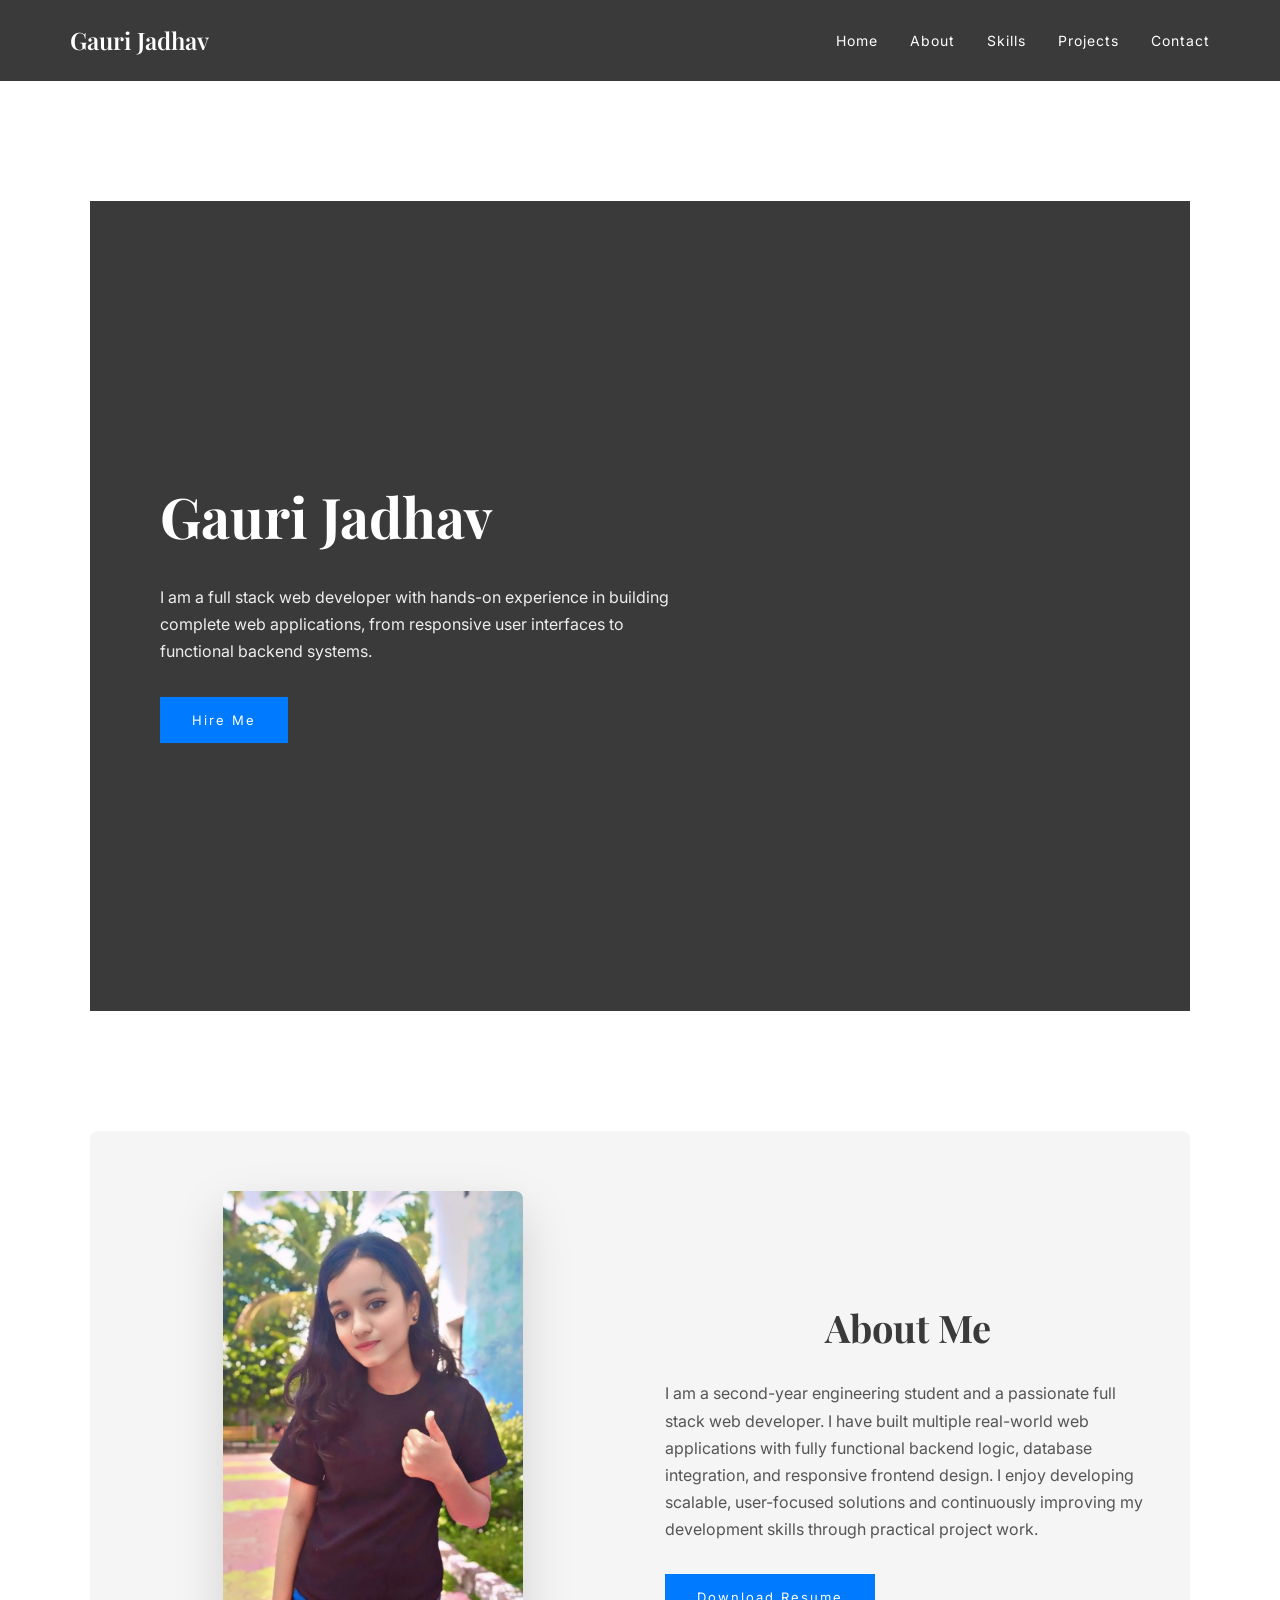
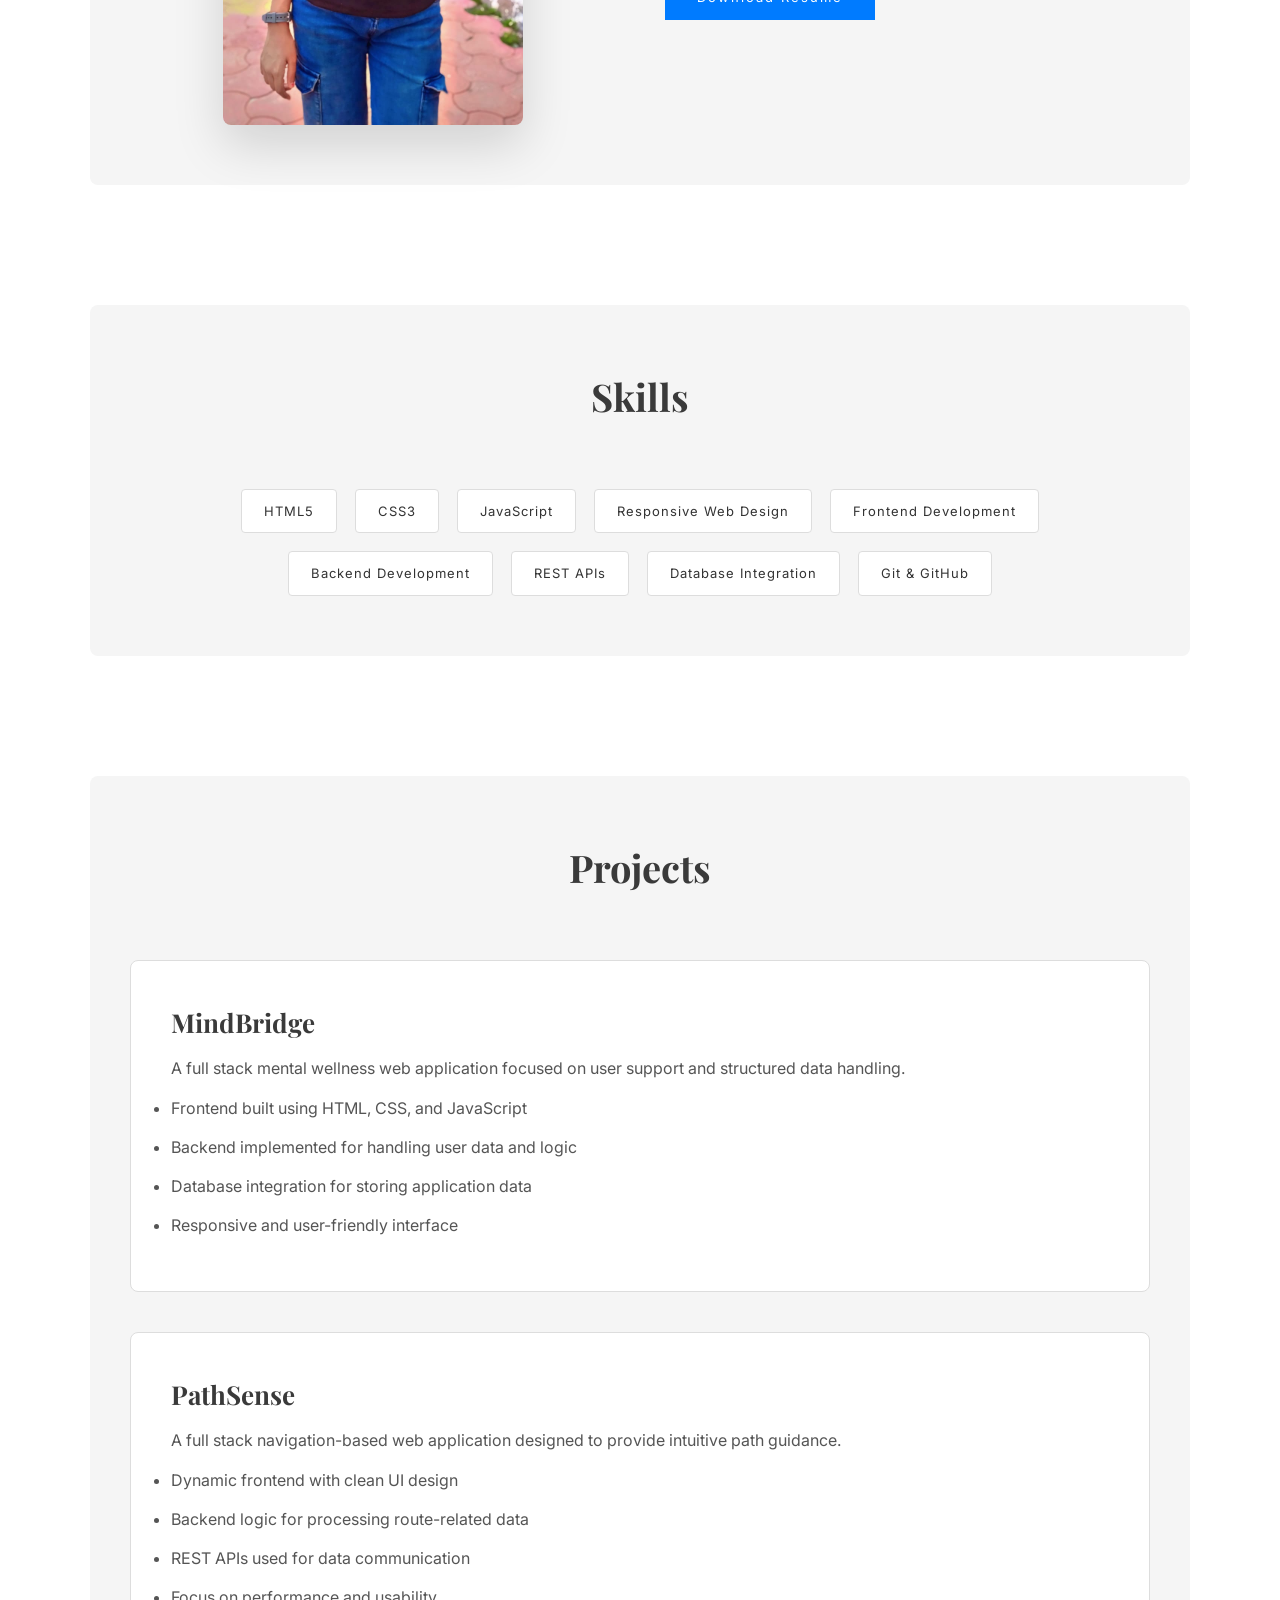
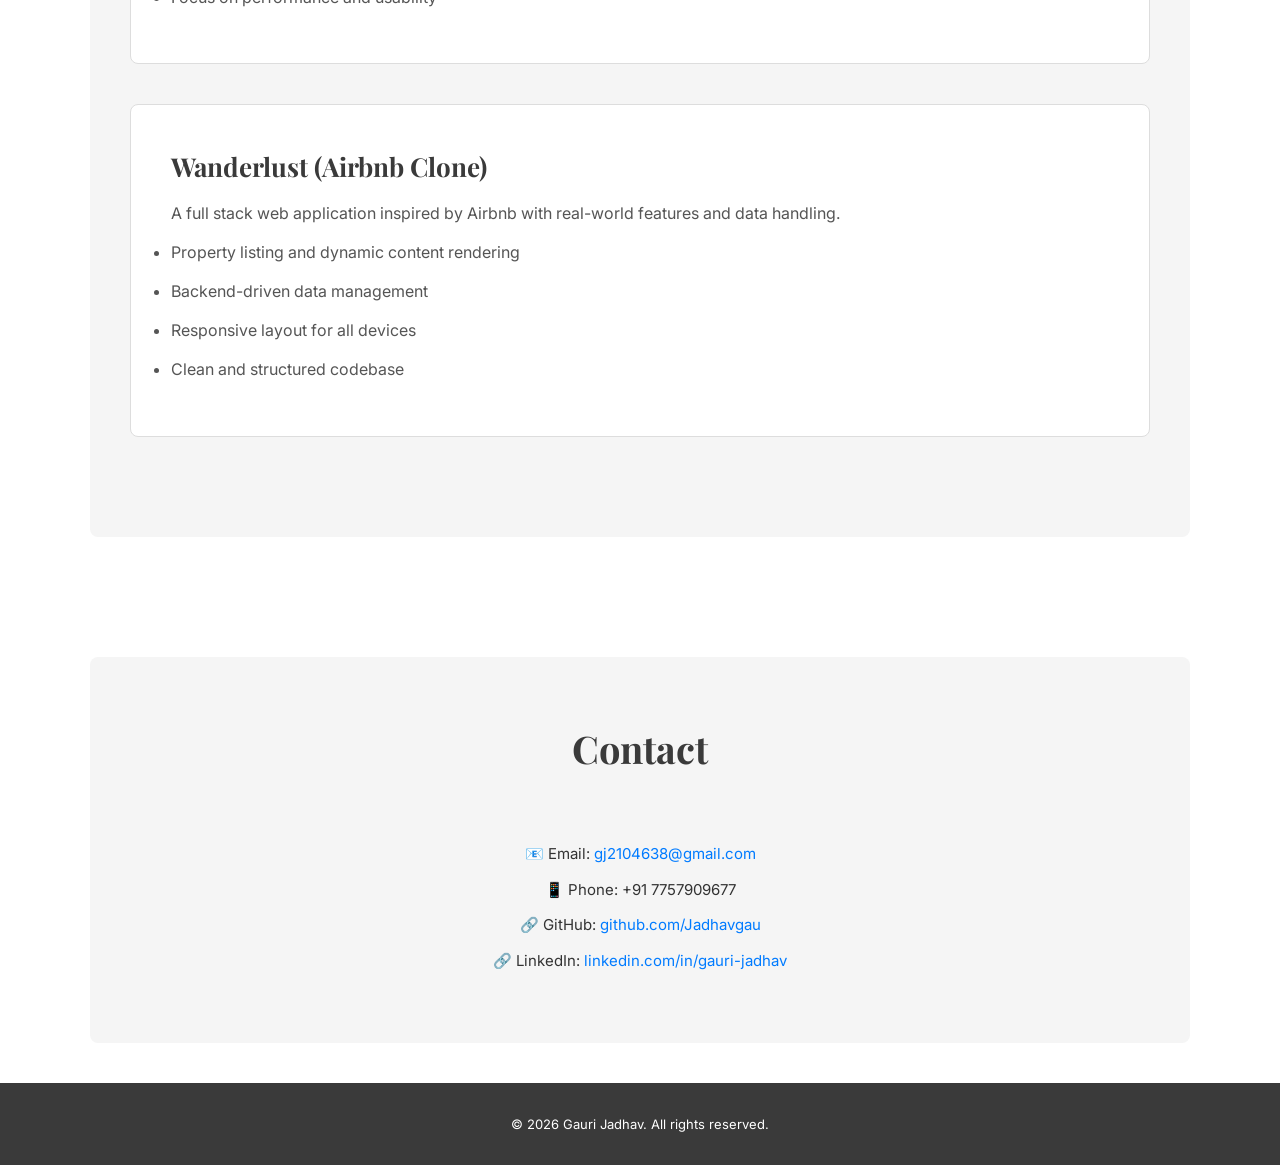
<file: Task1/index.html>
<!DOCTYPE html>
<html lang="en">
  <head>
    <meta charset="UTF-8" />
    <title>Gauri Jadhav | Portfolio</title>
    <meta name="viewport" content="width=device-width, initial-scale=1.0" />
    <link rel="stylesheet" href="style.css" />
  </head>
  <body>
    <nav class="navbar">
      <h2 class="logo">Gauri Jadhav</h2>
      <ul>
        <li><a href="#home">Home</a></li>
        <li><a href="#about">About</a></li>
        <li><a href="#skills">Skills</a></li>
        <li><a href="#projects">Projects</a></li>
        <li><a href="#contact">Contact</a></li>
      </ul>
      <div class="hamburger">
        <div></div>
        <div></div>
        <div></div>
      </div>
    </nav>

    <section class="hero" id="home">
      <div class="hero-text">
        <h1>Gauri Jadhav</h1>
        <p>
          I am a full stack web developer with hands-on experience in building
          complete web applications, from responsive user interfaces to
          functional backend systems.
        </p>
        <a href="#contact" class="btn">Hire Me</a>
      </div>
    </section>

    <section class="about" id="about">
      <div class="about-img"> 
        <img src="profile.png" alt="About Image" /> 
      </div>
      <div class="about-text">
        <h2>About Me</h2>
        <p>
          I am a second-year engineering student and a passionate full stack web
          developer. I have built multiple real-world web applications with
          fully functional backend logic, database integration, and responsive
          frontend design. I enjoy developing scalable, user-focused solutions
          and continuously improving my development skills through practical
          project work.
        </p>
        <a
          href="resume/Gauri_Jadhav_Resume.pdf"
          download
          class="btn"
          >Download Resume</a
        >
      </div>
    </section>

    <section id="skills">
      <h2>Skills</h2>
      <ul>
        <li>HTML5</li>
        <li>CSS3</li>
        <li>JavaScript</li>
        <li>Responsive Web Design</li>
        <li>Frontend Development</li>
        <li>Backend Development</li>
        <li>REST APIs</li>
        <li>Database Integration</li>
        <li>Git & GitHub</li>
      </ul>
    </section>

    <section id="projects" class="fade-up">
      <h2>Projects</h2>

      <div class="project-card">
        <h3>MindBridge</h3>
        <p>
          A full stack mental wellness web application focused on user support
          and structured data handling.
        </p>
        <ul>
          <li>Frontend built using HTML, CSS, and JavaScript</li>
          <li>Backend implemented for handling user data and logic</li>
          <li>Database integration for storing application data</li>
          <li>Responsive and user-friendly interface</li>
        </ul>
      </div>

      <div class="project-card">
        <h3>PathSense</h3>
        <p>
          A full stack navigation-based web application designed to provide
          intuitive path guidance.
        </p>
        <ul>
          <li>Dynamic frontend with clean UI design</li>
          <li>Backend logic for processing route-related data</li>
          <li>REST APIs used for data communication</li>
          <li>Focus on performance and usability</li>
        </ul>
      </div>

      <div class="project-card">
        <h3>Wanderlust (Airbnb Clone)</h3>
        <p>
          A full stack web application inspired by Airbnb with real-world
          features and data handling.
        </p>
        <ul>
          <li>Property listing and dynamic content rendering</li>
          <li>Backend-driven data management</li>
          <li>Responsive layout for all devices</li>
          <li>Clean and structured codebase</li>
        </ul>
      </div>
    </section>

    <section id="contact">
      <h2>Contact</h2>

      <p>
        📧 Email:
        <a href="mailto:gaurijadhav@example.com"> gj2104638@gmail.com </a>
      </p>

      <p>📱 Phone: +91 7757909677</p>

      <p>
        🔗 GitHub:
        <a href="https://github.com/Jadhavgau" target="_blank">
          github.com/Jadhavgau
        </a>
      </p>

      <p>
        🔗 LinkedIn:
        <a
          href="https://www.linkedin.com/in/gauri-jadhav-b66765357"
          target="_blank"
        >
          linkedin.com/in/gauri-jadhav
        </a>
      </p>
    </section>

    <footer>
      <p>© 2026 Gauri Jadhav. All rights reserved.</p>
    </footer>

    <script>
      const hamburger = document.querySelector('.hamburger');
      const navbar = document.querySelector('.navbar');

      hamburger.addEventListener('click', () => {
        navbar.classList.toggle('active');
      });
    </script>
  </body>
</html>
</file>
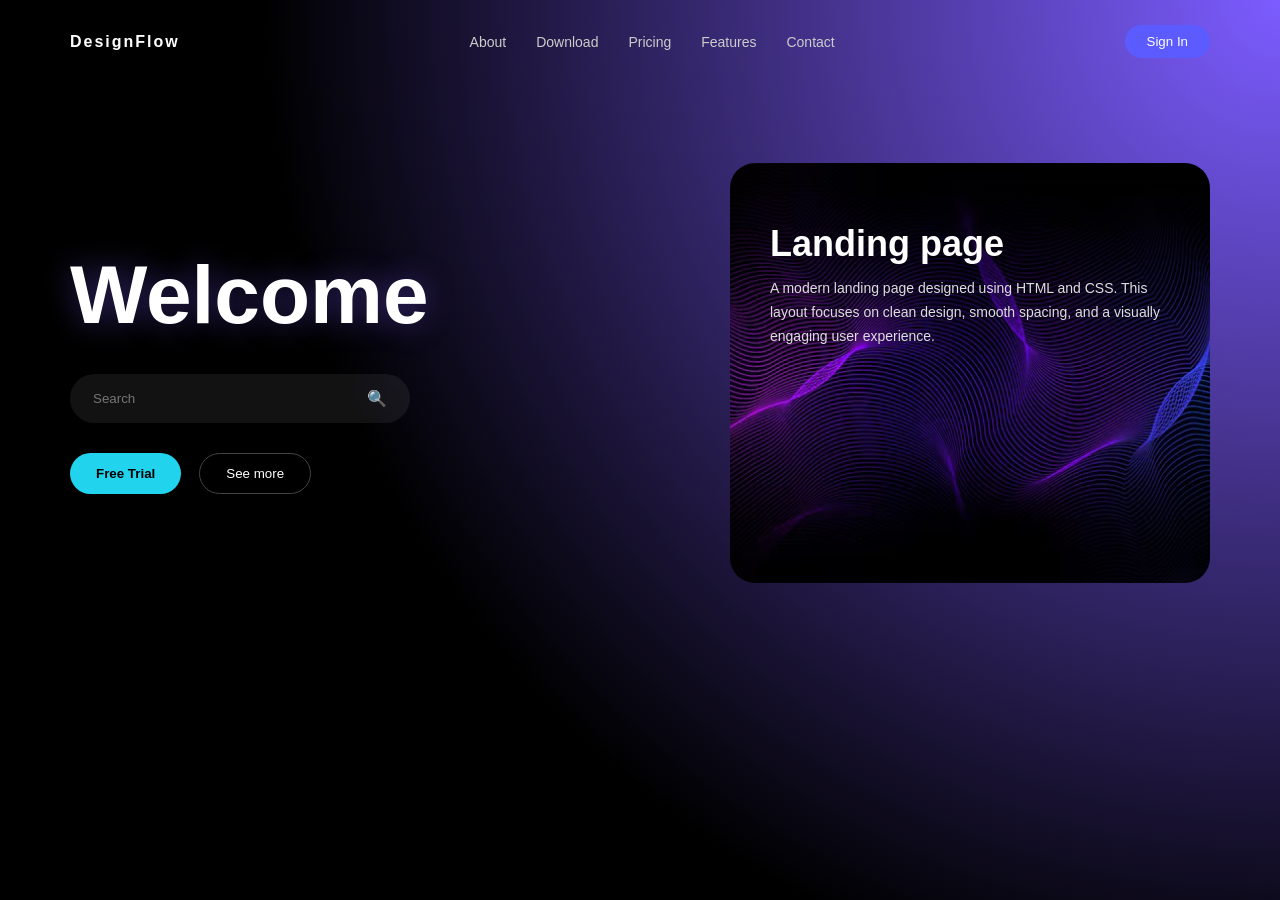
<file: Task2/index.html>
<!DOCTYPE html>
<html lang="en">
<head>
  <meta charset="UTF-8" />
  <title>Landing Page</title>
  <meta name="viewport" content="width=device-width, initial-scale=1.0" />
  <link rel="stylesheet" href="style.css" />
</head>
<body>
  <nav class="navbar">
    <div class="logo">DesignFlow</div>

    <ul class="nav-links">
      <li>About</li>
      <li>Download</li>
      <li>Pricing</li>
      <li>Features</li>
      <li>Contact</li>
    </ul>

    <button class="signin">Sign In</button>
  </nav>
  <section class="hero">
    <div class="hero-left">
      <h1>Welcome</h1>

      <div class="search-box">
        <input type="text" placeholder="Search" />
        <span>🔍</span>
      </div>

      <div class="buttons">
        <button class="primary">Free Trial</button>
        <button class="secondary">See more</button>
      </div>
    </div>

    <div class="hero-right">
      <h2>Landing page</h2>
      <p>
       A modern landing page designed using HTML and CSS.
This layout focuses on clean design, smooth spacing,
and a visually engaging user experience.
      </p>
    </div>
  </section>

</body>
</html>
</file>
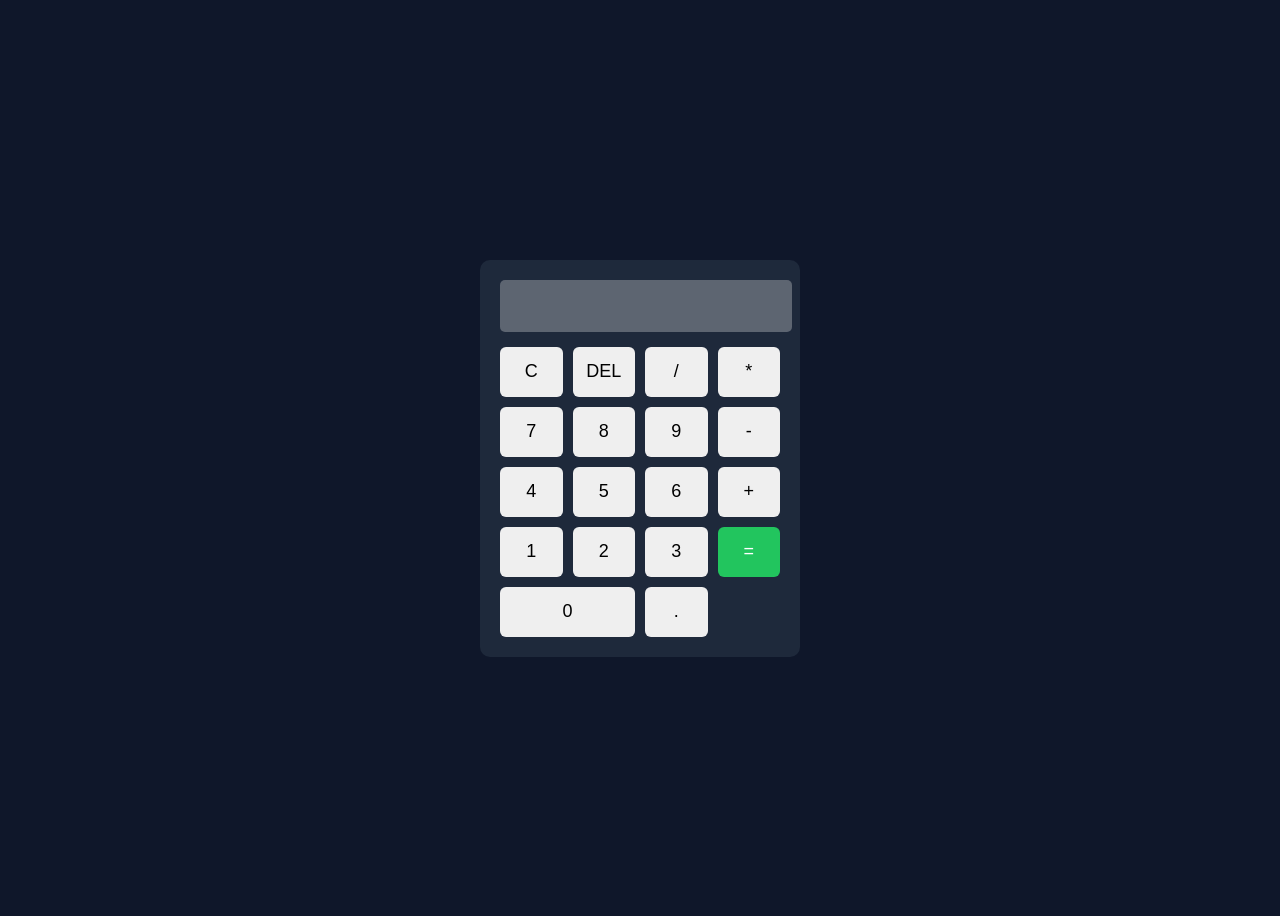
<file: Task3/index.html>
<!DOCTYPE html>
<html lang="en">
<head>
    <meta charset="UTF-8">
    <title>Basic Calculator</title>
    <link rel="stylesheet" href="style.css">
</head>
<body>

<div class="calculator">
    <input type="text" id="display" disabled>

    <div class="buttons">
        <button onclick="clearDisplay()">C</button>
        <button onclick="deleteLast()">DEL</button>
        <button onclick="appendValue('/')">/</button>
        <button onclick="appendValue('*')">*</button>

        <button onclick="appendValue('7')">7</button>
        <button onclick="appendValue('8')">8</button>
        <button onclick="appendValue('9')">9</button>
        <button onclick="appendValue('-')">-</button>

        <button onclick="appendValue('4')">4</button>
        <button onclick="appendValue('5')">5</button>
        <button onclick="appendValue('6')">6</button>
        <button onclick="appendValue('+')">+</button>

        <button onclick="appendValue('1')">1</button>
        <button onclick="appendValue('2')">2</button>
        <button onclick="appendValue('3')">3</button>
        <button class="equal" onclick="calculate()">=</button>

        <button class="zero" onclick="appendValue('0')">0</button>
        <button onclick="appendValue('.')">.</button>
    </div>
</div>

<script src="script.js"></script>
</body>
</html>
</file>
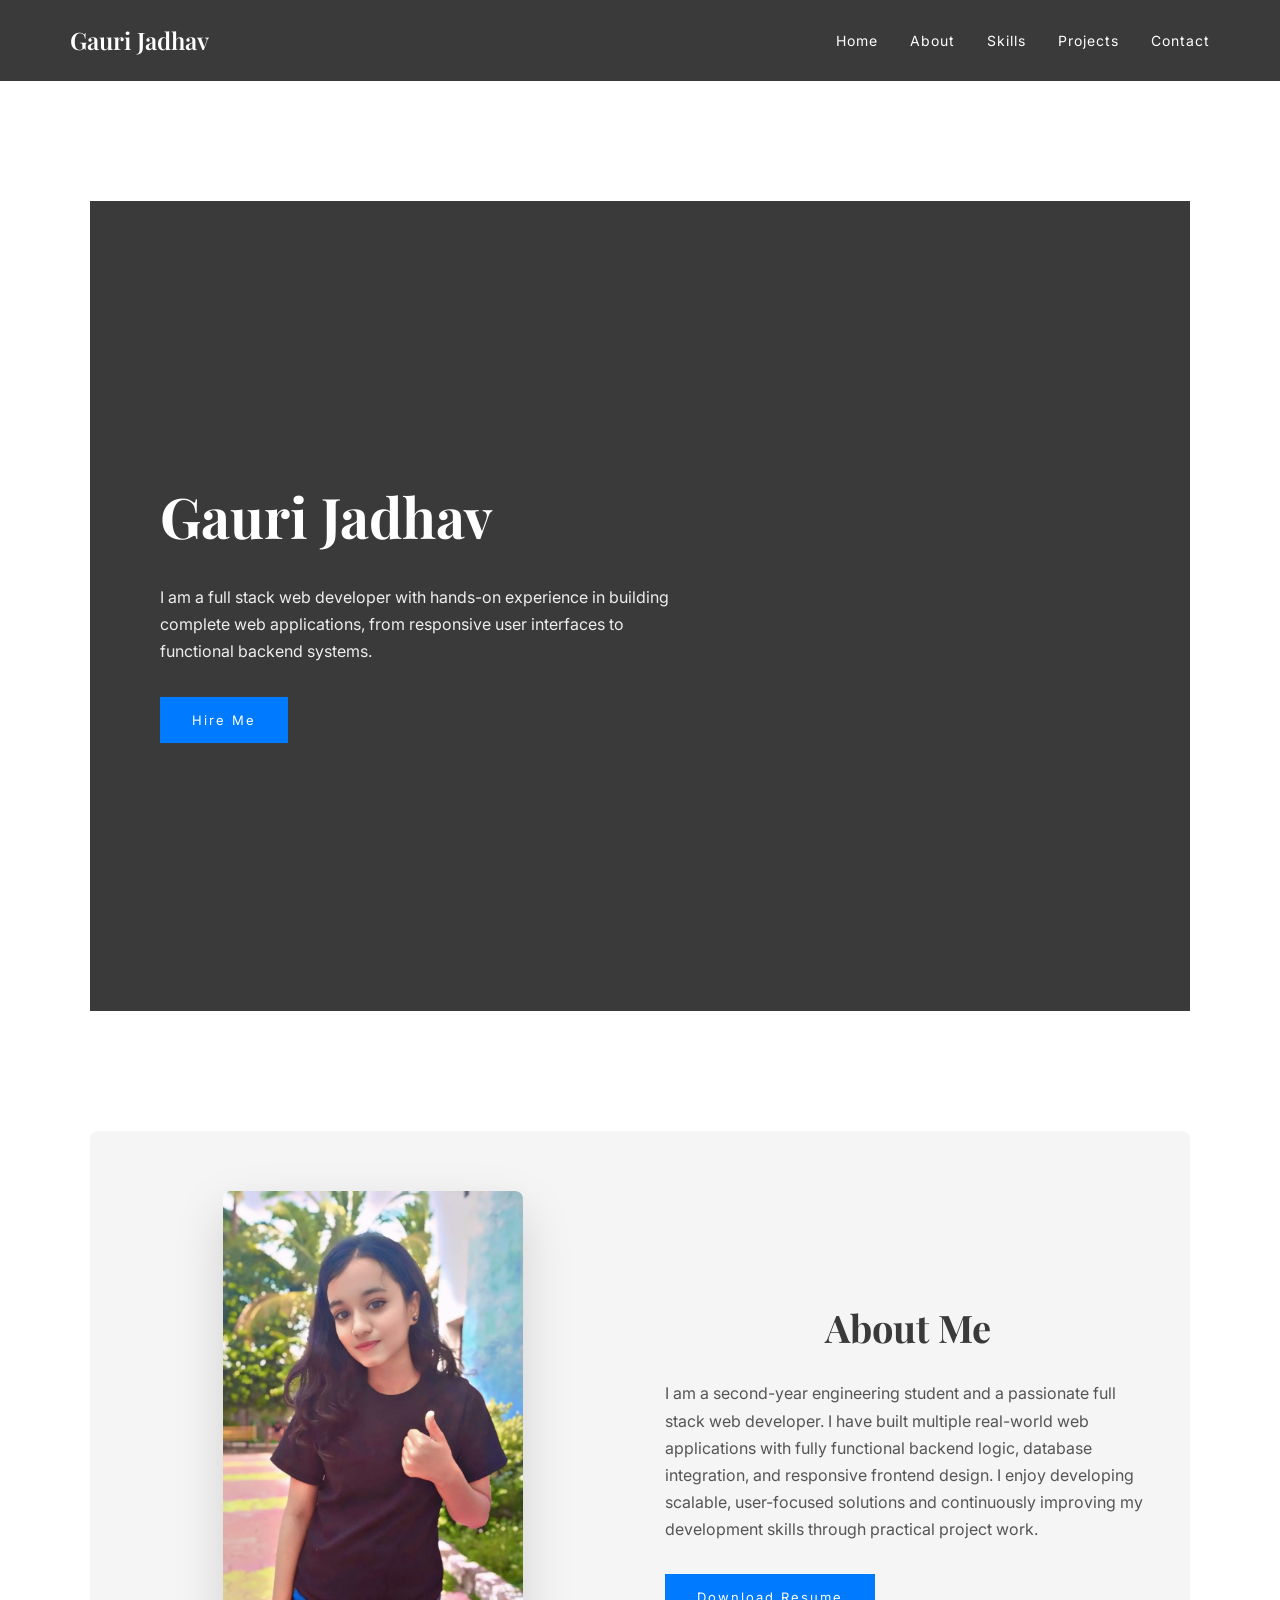
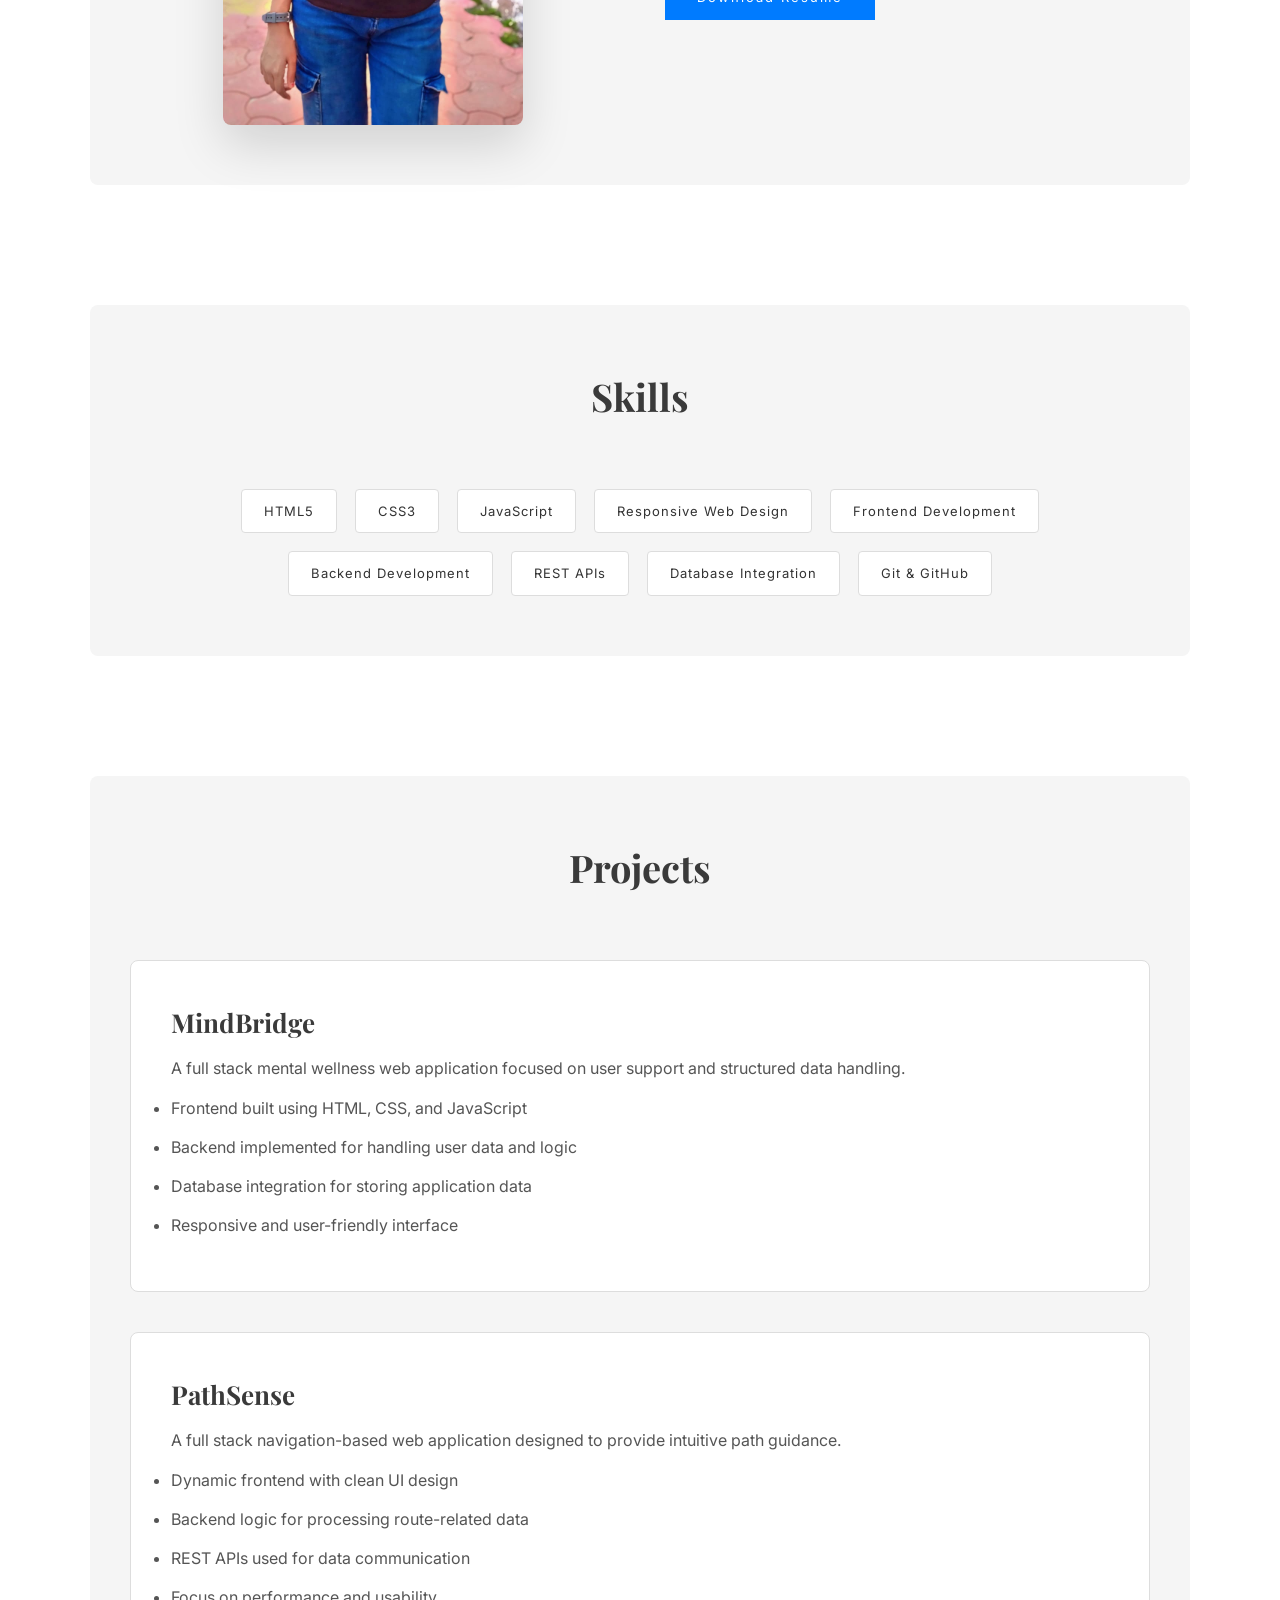
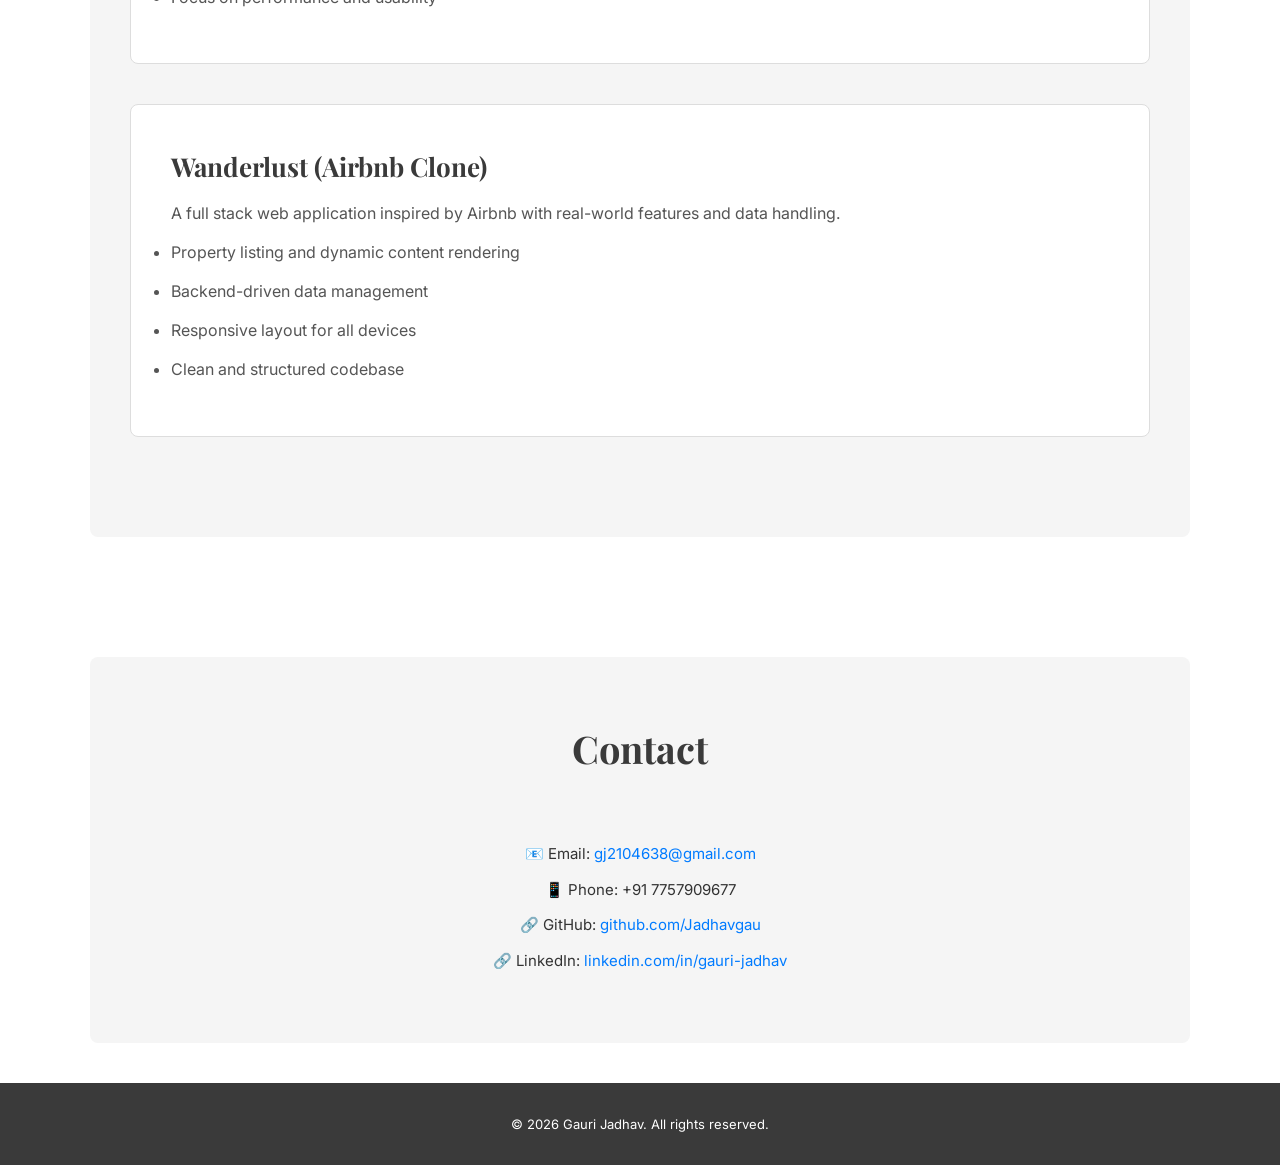
<file: Task1/Portfolio/index.html>
<!DOCTYPE html>
<html lang="en">
  <head>
    <meta charset="UTF-8" />
    <title>Gauri Jadhav | Portfolio</title>
    <meta name="viewport" content="width=device-width, initial-scale=1.0" />
    <link rel="stylesheet" href="style.css" />
  </head>
  <body>
    <nav class="navbar">
      <h2 class="logo">Gauri Jadhav</h2>
      <ul>
        <li><a href="#home">Home</a></li>
        <li><a href="#about">About</a></li>
        <li><a href="#skills">Skills</a></li>
        <li><a href="#projects">Projects</a></li>
        <li><a href="#contact">Contact</a></li>
      </ul>
      <div class="hamburger">
        <div></div>
        <div></div>
        <div></div>
      </div>
    </nav>

    <section class="hero" id="home">
      <div class="hero-text">
        <h1>Gauri Jadhav</h1>
        <p>
          I am a full stack web developer with hands-on experience in building
          complete web applications, from responsive user interfaces to
          functional backend systems.
        </p>
        <a href="#contact" class="btn">Hire Me</a>
      </div>
    </section>

    <section class="about" id="about">
      <div class="about-img"> 
        <img src="images/profile.png" alt="About Image" /> 
      </div>
      <div class="about-text">
        <h2>About Me</h2>
        <p>
          I am a second-year engineering student and a passionate full stack web
          developer. I have built multiple real-world web applications with
          fully functional backend logic, database integration, and responsive
          frontend design. I enjoy developing scalable, user-focused solutions
          and continuously improving my development skills through practical
          project work.
        </p>
        <a
          href="C:\Users\HP\Desktop\codsoft\Gauri_Jadhav_Resume fix.docx"
          download
          class="btn"
          >Download Resume</a
        >
      </div>
    </section>

    <section id="skills">
      <h2>Skills</h2>
      <ul>
        <li>HTML5</li>
        <li>CSS3</li>
        <li>JavaScript</li>
        <li>Responsive Web Design</li>
        <li>Frontend Development</li>
        <li>Backend Development</li>
        <li>REST APIs</li>
        <li>Database Integration</li>
        <li>Git & GitHub</li>
      </ul>
    </section>

    <section id="projects" class="fade-up">
      <h2>Projects</h2>

      <div class="project-card">
        <h3>MindBridge</h3>
        <p>
          A full stack mental wellness web application focused on user support
          and structured data handling.
        </p>
        <ul>
          <li>Frontend built using HTML, CSS, and JavaScript</li>
          <li>Backend implemented for handling user data and logic</li>
          <li>Database integration for storing application data</li>
          <li>Responsive and user-friendly interface</li>
        </ul>
      </div>

      <div class="project-card">
        <h3>PathSense</h3>
        <p>
          A full stack navigation-based web application designed to provide
          intuitive path guidance.
        </p>
        <ul>
          <li>Dynamic frontend with clean UI design</li>
          <li>Backend logic for processing route-related data</li>
          <li>REST APIs used for data communication</li>
          <li>Focus on performance and usability</li>
        </ul>
      </div>

      <div class="project-card">
        <h3>Wanderlust (Airbnb Clone)</h3>
        <p>
          A full stack web application inspired by Airbnb with real-world
          features and data handling.
        </p>
        <ul>
          <li>Property listing and dynamic content rendering</li>
          <li>Backend-driven data management</li>
          <li>Responsive layout for all devices</li>
          <li>Clean and structured codebase</li>
        </ul>
      </div>
    </section>

    <section id="contact">
      <h2>Contact</h2>

      <p>
        📧 Email:
        <a href="mailto:gaurijadhav@example.com"> gj2104638@gmail.com </a>
      </p>

      <p>📱 Phone: +91 7757909677</p>

      <p>
        🔗 GitHub:
        <a href="https://github.com/Jadhavgau" target="_blank">
          github.com/Jadhavgau
        </a>
      </p>

      <p>
        🔗 LinkedIn:
        <a
          href="https://www.linkedin.com/in/gauri-jadhav-b66765357"
          target="_blank"
        >
          linkedin.com/in/gauri-jadhav
        </a>
      </p>
    </section>

    <footer>
      <p>© 2026 Gauri Jadhav. All rights reserved.</p>
    </footer>

    <script>
      const hamburger = document.querySelector('.hamburger');
      const navbar = document.querySelector('.navbar');

      hamburger.addEventListener('click', () => {
        navbar.classList.toggle('active');
      });
    </script>
  </body>
</html>
</file>
<file: Task1/style.css>
@import url('https://fonts.googleapis.com/css2?family=Playfair+Display:wght@400;600;700&family=Inter:wght@300;400;500&display=swap');

* {
  margin: 0;
  padding: 0;
  box-sizing: border-box;
}

html {
  scroll-behavior: smooth;
}

body {
  font-family: 'Inter', sans-serif;
  line-height: 1.7;
  background: #fff;
  color: #333;
}

.navbar {
  position: sticky;
  top: 0;
  background: #3a3a3a; 
  padding: 20px 70px;
  display: flex;
  justify-content: space-between;
  align-items: center;
  z-index: 100;
}

.logo {
  font-family: 'Playfair Display', serif;
  font-size: 24px;
  font-weight: 600;
  color: #fff;
}

.navbar ul {
  list-style: none;
  display: flex;
  gap: 32px;
  transition: all 0.3s ease;
}

.navbar a {
  text-decoration: none;
  color: #fff;
  font-size: 14px;
  letter-spacing: 1px;
  transition: color 0.3s ease;
}

.navbar a:hover {
  color: #007bff;
}

.hamburger {
  display: none;
  flex-direction: column;
  gap: 5px;
  cursor: pointer;
}

.hamburger div {
  width: 25px;
  height: 3px;
  background: #fff;
}

.hero {
  min-height: 90vh;
  padding: 80px 70px;
  display: flex;
  align-items: center;
  justify-content: space-between;
  gap: 60px;
  background: #3a3a3a; 
  color: #fff;
}

.hero-text h1 {
  font-family: 'Playfair Display', serif;
  font-size: 56px;
  font-weight: 700;
  margin-bottom: 20px;
}

.hero-text p {
  max-width: 520px;
  font-size: 16px;
  color: #eee; 
  margin-bottom: 32px;
}

.hero-img img {
  width: 320px;
  border-radius: 4px;
  box-shadow: 0 25px 60px rgba(0,0,0,0.4);
}

.btn {
  display: inline-block;
  padding: 12px 32px;
  border: none;
  background: #007bff;
  color: #fff;
  text-decoration: none;
  font-size: 13px;
  letter-spacing: 2px;
  transition: all 0.3s ease;
}

.btn:hover {
  background: #0056b3; 
}

section {
  max-width: 1100px;
  margin: 120px auto;
  padding: 0 40px;
}

section h2 {
  font-family: 'Playfair Display', serif;
  font-size: 38px;
  text-align: center;
  margin-bottom: 60px;
  color: #3a3a3a;
}

.about, #skills, #projects, #contact {
  background: #f5f5f5;
  padding: 60px 40px;
  border-radius: 8px;
  margin-bottom: 40px;
}

.about {
  display: flex;
  gap: 50px;
  align-items: center;
  background: #f5f5f5;
  padding: 60px 40px;
  border-radius: 8px;
}

.about-img {
  flex: 1; 
  display: flex;
  justify-content: center; 
}

.about-img img {
  width: 300px;
  border-radius: 8px;
  box-shadow: 0 20px 50px rgba(0,0,0,0.15);
}

.about-text {
  flex: 1;
}

.about-text h2 {
  font-family: 'Playfair Display', serif;
  font-size: 38px;
  color: #3a3a3a;
  margin-bottom: 20px;
}

.about-text p {
  color: #555;
  margin-bottom: 30px;
}

#skills ul {
  display: flex;
  flex-wrap: wrap;
  justify-content: center;
  gap: 18px;
  list-style: none;
}

#skills li {
  padding: 10px 22px;
  border: 1px solid #ddd;
  font-size: 13px;
  letter-spacing: 1px;
  background: #fff;
  border-radius: 4px;
}

.project-card {
  border: 1px solid #ddd;
  padding: 40px;
  margin-bottom: 40px;
  background: #fff;
  border-radius: 8px;
  transition: transform 0.3s ease, box-shadow 0.3s ease;
}

.project-card:hover {
  transform: translateY(-6px);
  box-shadow: 0 25px 50px rgba(0,0,0,0.1);
}

.project-card h3 {
  font-family: 'Playfair Display', serif;
  font-size: 26px;
  margin-bottom: 10px;
  color: #3a3a3a;
}

.project-card p, .project-card li {
  color: #555;
  margin-bottom: 12px;
}

#contact p {
  text-align: center;
  font-size: 15px;
  margin: 10px 0;
  color: #333;
}

#contact a {
  color: #007bff;
  text-decoration: none;
}

#contact a:hover {
  text-decoration: underline;
}

footer {
  background: #3a3a3a;
  padding: 30px;
  text-align: center;
  font-size: 13px;
  color: #fff;
}

.fade-up {
  opacity: 0;
  transform: translateY(30px);
  animation: fadeUp 1s ease forwards;
}

@keyframes fadeUp {
  to {
    opacity: 1;
    transform: translateY(0);
  }
}

@media (max-width: 900px) {
    .hero,
    .about {
        flex-direction: column;
        text-align: center;
        gap: 40px;
        padding: 60px 30px;
    }

    .hero-img img {
        width: 260px;
        margin-top: 24px;
    }

    .navbar ul {
        flex-direction: column;
        gap: 15px;
        display: none; 
    }

    .navbar.active ul {
        display: flex; 
    }

    .hamburger {
        display: flex;
        flex-direction: column;
        gap: 5px;
        cursor: pointer;
    }

    section {
        margin: 80px auto;
        padding: 0 20px;
    }

    .project-card {
        padding: 30px;
    }
}

@media (max-width: 600px) {
    .hero-text h1 {
        font-size: 38px;
    }

    .hero-text p {
        font-size: 15px;
        max-width: 300px;
    }

    #skills li {
        padding: 6px 12px;
        font-size: 12px;
    }

    .project-card h3 {
        font-size: 22px;
    }

    .project-card p,
    .project-card li {
        font-size: 14px;
    }
}
</file>
<file: Task2/style.css>
* {
  margin: 0;
  padding: 0;
  box-sizing: border-box;
  font-family: "Segoe UI", sans-serif;
}

body {
  background: radial-gradient(circle at top right, #7c5cff, #000 65%);
  color: white;
  min-height: 100vh;
  overflow-x: hidden;
}

.navbar {
  display: flex;
  align-items: center;
  justify-content: space-between;
  padding: 25px 70px;
}

.logo {
  font-weight: 700;
  letter-spacing: 2px;
}

.nav-links {
  list-style: none;
  display: flex;
  gap: 30px;
  font-size: 14px;
}

.nav-links li {
  color: #ccc;
  cursor: pointer;
  transition: color 0.3s ease, transform 0.3s ease;
}

.nav-links li:hover {
  color: #7c5cff;
  transform: translateY(-2px);
}

.signin {
  background: #5b5bff;
  border: none;
  color: white;
  padding: 9px 22px;
  border-radius: 25px;
  cursor: pointer;
  transition: all 0.3s ease;
}

.signin:hover {
  box-shadow: 0 10px 25px rgba(124, 92, 255, 0.6);
  transform: translateY(-2px);
}

.hero {
  display: flex;
  justify-content: space-between;
  align-items: center;
  padding: 80px 70px;
  gap: 50px;
}

.hero-left h1 {
  font-size: 82px;
  line-height: 1.05;
  margin-bottom: 35px;
  text-shadow: 0 0 30px rgba(124, 92, 255, 0.4);
  transition: letter-spacing 0.3s ease;
}

.hero-left h1:hover {
  letter-spacing: 3px;
}

.search-box {
  display: flex;
  align-items: center;
  width: 340px;
  padding: 14px 22px;
  border-radius: 30px;
  background: rgba(255, 255, 255, 0.07);
  backdrop-filter: blur(10px);
  margin-bottom: 30px;
  border: 1px solid transparent;
  transition: all 0.3s ease;
}

.search-box:hover {
  border-color: rgba(124, 92, 255, 0.6);
}

.search-box input {
  background: transparent;
  border: none;
  outline: none;
  color: white;
  flex: 1;
}

.buttons {
  display: flex;
  gap: 18px;
}

.primary {
  background: #22d3ee;
  color: black;
  border: none;
  padding: 12px 26px;
  border-radius: 30px;
  font-weight: 600;
  cursor: pointer;
  transition: all 0.3s ease;
}

.primary:hover {
  transform: translateY(-4px);
  box-shadow: 0 15px 30px rgba(34, 211, 238, 0.5);
}

.secondary {
  background: transparent;
  border: 1px solid #444;
  color: white;
  padding: 12px 26px;
  border-radius: 30px;
  cursor: pointer;
  transition: all 0.3s ease;
}

.secondary:hover {
  border-color: #7c5cff;
  background: rgba(255, 255, 255, 0.05);
}

.hero-right {
  position: relative;
  width: 480px;
  height: 420px;
  padding: 60px 40px;
  background-image: url("Image/landingpage.avif");
  background-size: cover;
  background-position: center;
  border-radius: 25px;
  overflow: hidden;
  transition: transform 0.6s ease;
}

.hero-right:hover {
  transform: scale(1.04);
}

.hero-right .overlay {
  position: absolute;
  inset: 0;
  background: linear-gradient(
    to bottom,
    rgba(0, 0, 0, 0.3),
    rgba(0, 0, 0, 0.85)
  );
}

.hero-right h2 {
  font-size: 36px;
  position: relative;
  z-index: 2;
  margin-bottom: 12px;
}

.hero-right p {
  font-size: 14px;
  color: #ddd;
  line-height: 1.7;
  position: relative;
  z-index: 2;
}

/* ===== RESPONSIVE ===== */
@media (max-width: 900px) {
  .hero {
    flex-direction: column;
  }

  .hero-left h1 {
    font-size: 60px;
  }

  .hero-right {
    width: 100%;
  }

  .navbar {
    flex-direction: column;
    gap: 20px;
  }
}
</file>
<file: Task3/style.css>
body {
    display: flex;
    justify-content: center;
    align-items: center;
    height: 100vh;
    background: #0f172a;
    font-family: Arial, sans-serif;
}

.calculator {
    background: #1e293b;
    padding: 20px;
    border-radius: 10px;
    width: 280px;
}

#display {
    width: 100%;
    height: 50px;
    font-size: 22px;
    margin-bottom: 15px;
    text-align: right;
    padding-right: 10px;
    border: none;
    border-radius: 5px;
}

.buttons {
    display: grid;
    grid-template-columns: repeat(4, 1fr);
    gap: 10px;
}

button {
    height: 50px;
    font-size: 18px;
    border: none;
    border-radius: 6px;
    cursor: pointer;
}

button:hover {
    background-color: #94a3b8;
}

.equal {
    grid-row: span 2;
    background: #22c55e;
    color: white;
}

.zero {
    grid-column: span 2;
}
</file>
<file: Task1/Portfolio/style.css>
@import url('https://fonts.googleapis.com/css2?family=Playfair+Display:wght@400;600;700&family=Inter:wght@300;400;500&display=swap');

* {
  margin: 0;
  padding: 0;
  box-sizing: border-box;
}

html {
  scroll-behavior: smooth;
}

body {
  font-family: 'Inter', sans-serif;
  line-height: 1.7;
  background: #fff;
  color: #333;
}

.navbar {
  position: sticky;
  top: 0;
  background: #3a3a3a; 
  padding: 20px 70px;
  display: flex;
  justify-content: space-between;
  align-items: center;
  z-index: 100;
}

.logo {
  font-family: 'Playfair Display', serif;
  font-size: 24px;
  font-weight: 600;
  color: #fff;
}

.navbar ul {
  list-style: none;
  display: flex;
  gap: 32px;
  transition: all 0.3s ease;
}

.navbar a {
  text-decoration: none;
  color: #fff;
  font-size: 14px;
  letter-spacing: 1px;
  transition: color 0.3s ease;
}

.navbar a:hover {
  color: #007bff;
}

.hamburger {
  display: none;
  flex-direction: column;
  gap: 5px;
  cursor: pointer;
}

.hamburger div {
  width: 25px;
  height: 3px;
  background: #fff;
}

.hero {
  min-height: 90vh;
  padding: 80px 70px;
  display: flex;
  align-items: center;
  justify-content: space-between;
  gap: 60px;
  background: #3a3a3a; 
  color: #fff;
}

.hero-text h1 {
  font-family: 'Playfair Display', serif;
  font-size: 56px;
  font-weight: 700;
  margin-bottom: 20px;
}

.hero-text p {
  max-width: 520px;
  font-size: 16px;
  color: #eee; 
  margin-bottom: 32px;
}

.hero-img img {
  width: 320px;
  border-radius: 4px;
  box-shadow: 0 25px 60px rgba(0,0,0,0.4);
}

.btn {
  display: inline-block;
  padding: 12px 32px;
  border: none;
  background: #007bff;
  color: #fff;
  text-decoration: none;
  font-size: 13px;
  letter-spacing: 2px;
  transition: all 0.3s ease;
}

.btn:hover {
  background: #0056b3; 
}

section {
  max-width: 1100px;
  margin: 120px auto;
  padding: 0 40px;
}

section h2 {
  font-family: 'Playfair Display', serif;
  font-size: 38px;
  text-align: center;
  margin-bottom: 60px;
  color: #3a3a3a;
}

.about, #skills, #projects, #contact {
  background: #f5f5f5;
  padding: 60px 40px;
  border-radius: 8px;
  margin-bottom: 40px;
}

.about {
  display: flex;
  gap: 50px;
  align-items: center;
  background: #f5f5f5;
  padding: 60px 40px;
  border-radius: 8px;
}

.about-img {
  flex: 1; 
  display: flex;
  justify-content: center; 
}

.about-img img {
  width: 300px;
  border-radius: 8px;
  box-shadow: 0 20px 50px rgba(0,0,0,0.15);
}

.about-text {
  flex: 1;
}

.about-text h2 {
  font-family: 'Playfair Display', serif;
  font-size: 38px;
  color: #3a3a3a;
  margin-bottom: 20px;
}

.about-text p {
  color: #555;
  margin-bottom: 30px;
}

#skills ul {
  display: flex;
  flex-wrap: wrap;
  justify-content: center;
  gap: 18px;
  list-style: none;
}

#skills li {
  padding: 10px 22px;
  border: 1px solid #ddd;
  font-size: 13px;
  letter-spacing: 1px;
  background: #fff;
  border-radius: 4px;
}

.project-card {
  border: 1px solid #ddd;
  padding: 40px;
  margin-bottom: 40px;
  background: #fff;
  border-radius: 8px;
  transition: transform 0.3s ease, box-shadow 0.3s ease;
}

.project-card:hover {
  transform: translateY(-6px);
  box-shadow: 0 25px 50px rgba(0,0,0,0.1);
}

.project-card h3 {
  font-family: 'Playfair Display', serif;
  font-size: 26px;
  margin-bottom: 10px;
  color: #3a3a3a;
}

.project-card p, .project-card li {
  color: #555;
  margin-bottom: 12px;
}

#contact p {
  text-align: center;
  font-size: 15px;
  margin: 10px 0;
  color: #333;
}

#contact a {
  color: #007bff;
  text-decoration: none;
}

#contact a:hover {
  text-decoration: underline;
}

footer {
  background: #3a3a3a;
  padding: 30px;
  text-align: center;
  font-size: 13px;
  color: #fff;
}

.fade-up {
  opacity: 0;
  transform: translateY(30px);
  animation: fadeUp 1s ease forwards;
}

@keyframes fadeUp {
  to {
    opacity: 1;
    transform: translateY(0);
  }
}

@media (max-width: 900px) {
    .hero,
    .about {
        flex-direction: column;
        text-align: center;
        gap: 40px;
        padding: 60px 30px;
    }

    .hero-img img {
        width: 260px;
        margin-top: 24px;
    }

    .navbar ul {
        flex-direction: column;
        gap: 15px;
        display: none; 
    }

    .navbar.active ul {
        display: flex; 
    }

    .hamburger {
        display: flex;
        flex-direction: column;
        gap: 5px;
        cursor: pointer;
    }

    section {
        margin: 80px auto;
        padding: 0 20px;
    }

    .project-card {
        padding: 30px;
    }
}

@media (max-width: 600px) {
    .hero-text h1 {
        font-size: 38px;
    }

    .hero-text p {
        font-size: 15px;
        max-width: 300px;
    }

    #skills li {
        padding: 6px 12px;
        font-size: 12px;
    }

    .project-card h3 {
        font-size: 22px;
    }

    .project-card p,
    .project-card li {
        font-size: 14px;
    }
}
</file>
